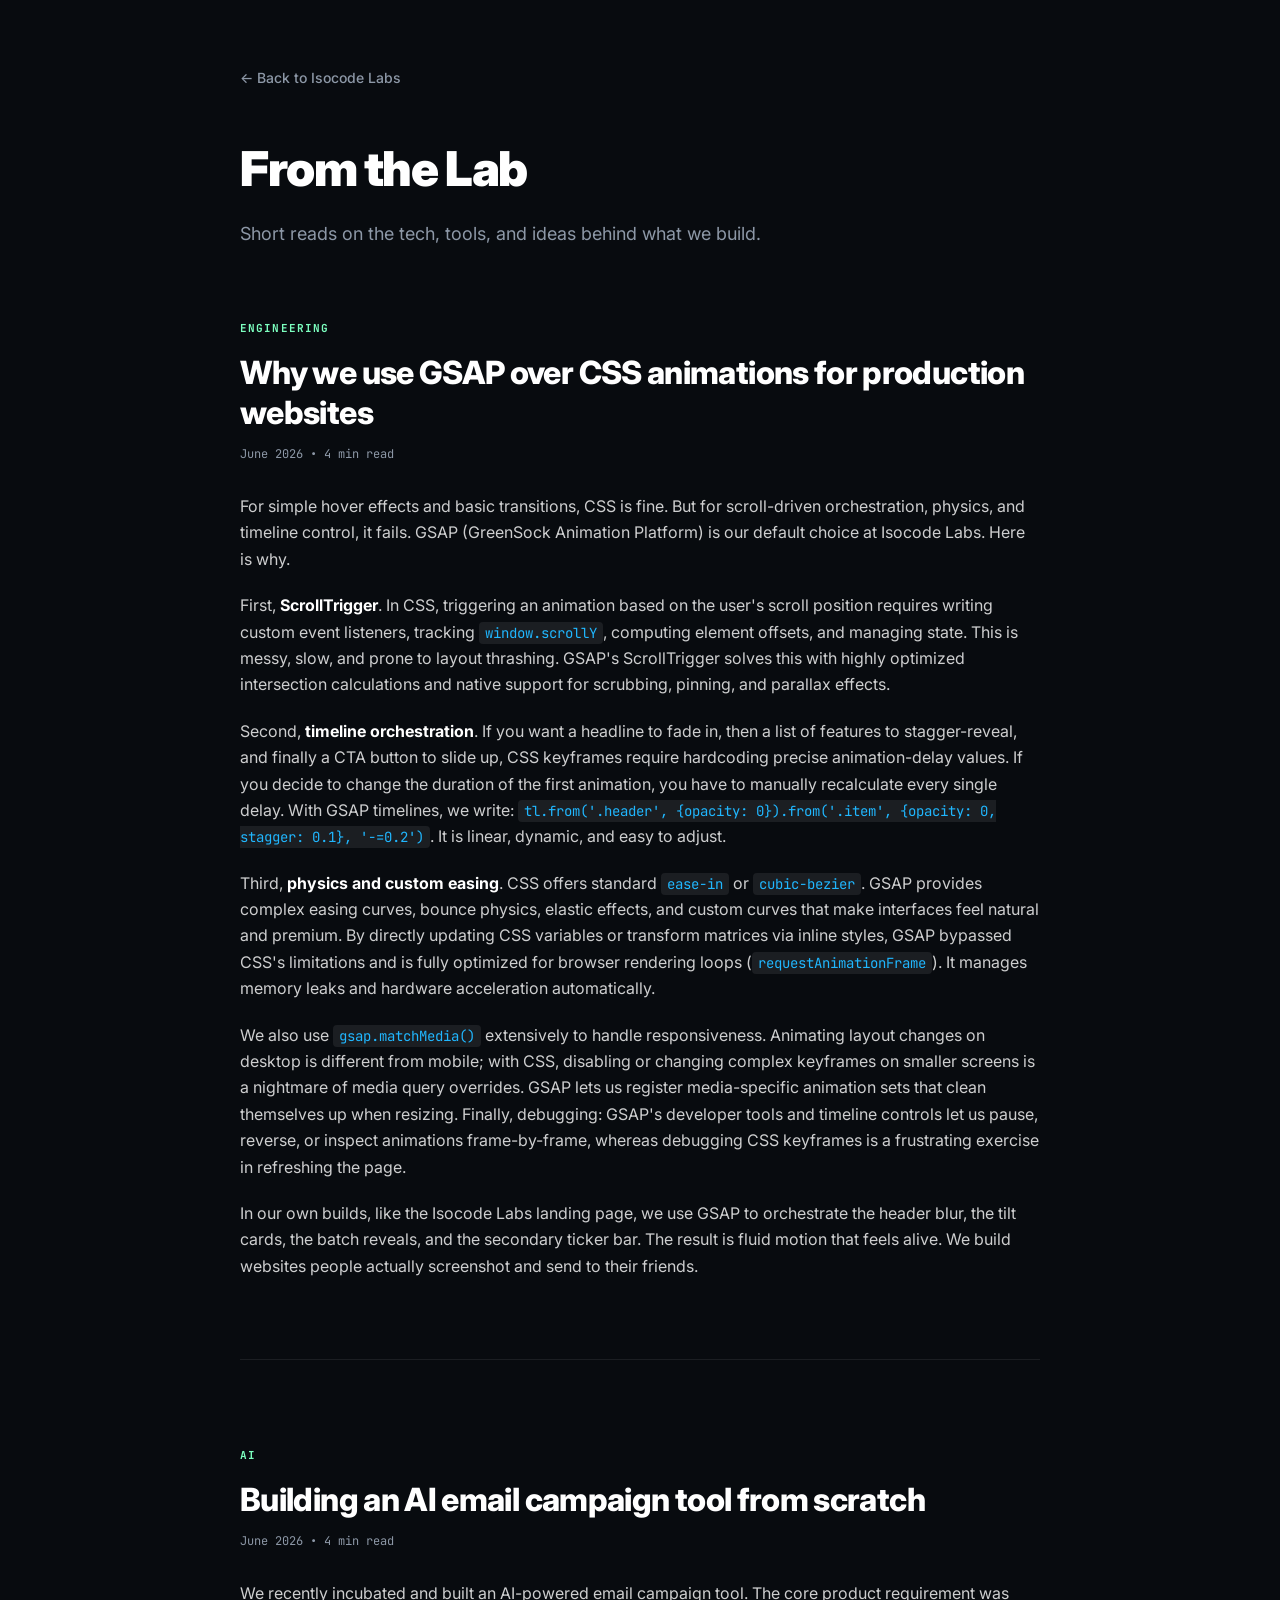
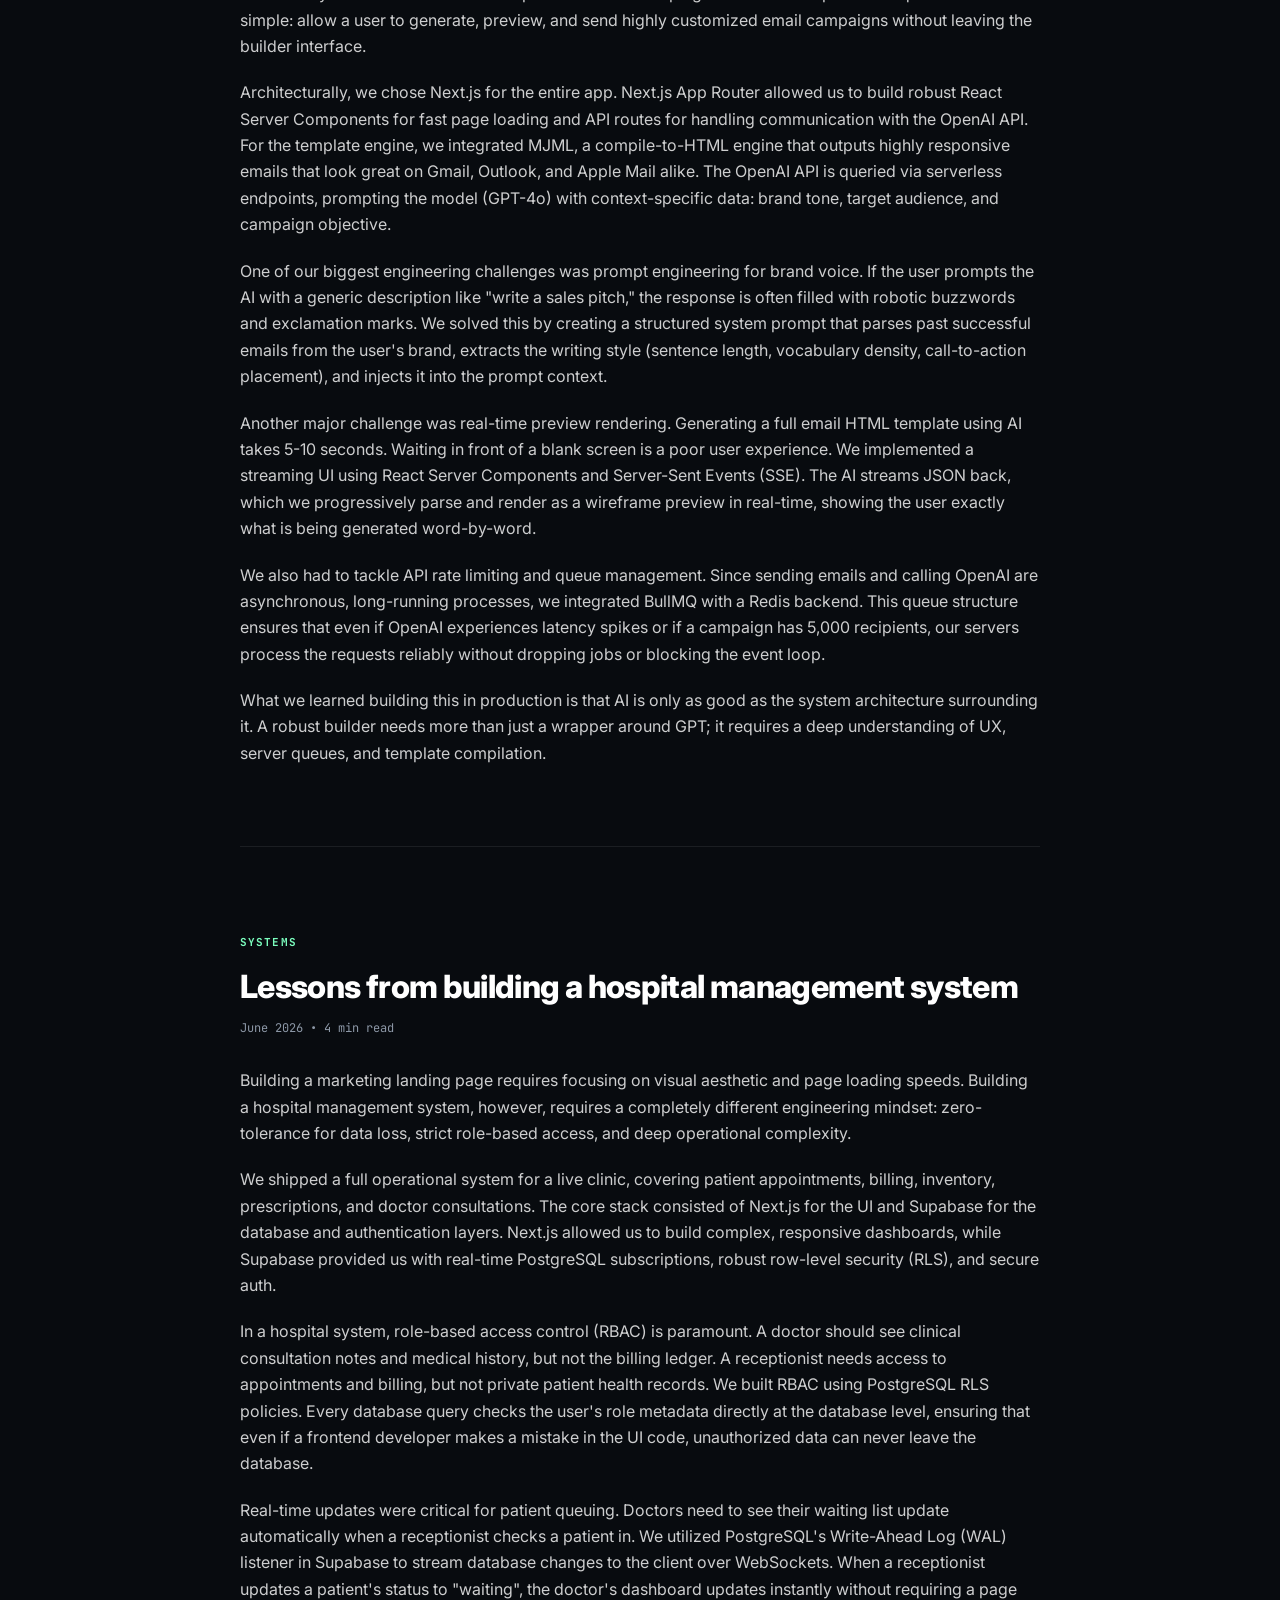
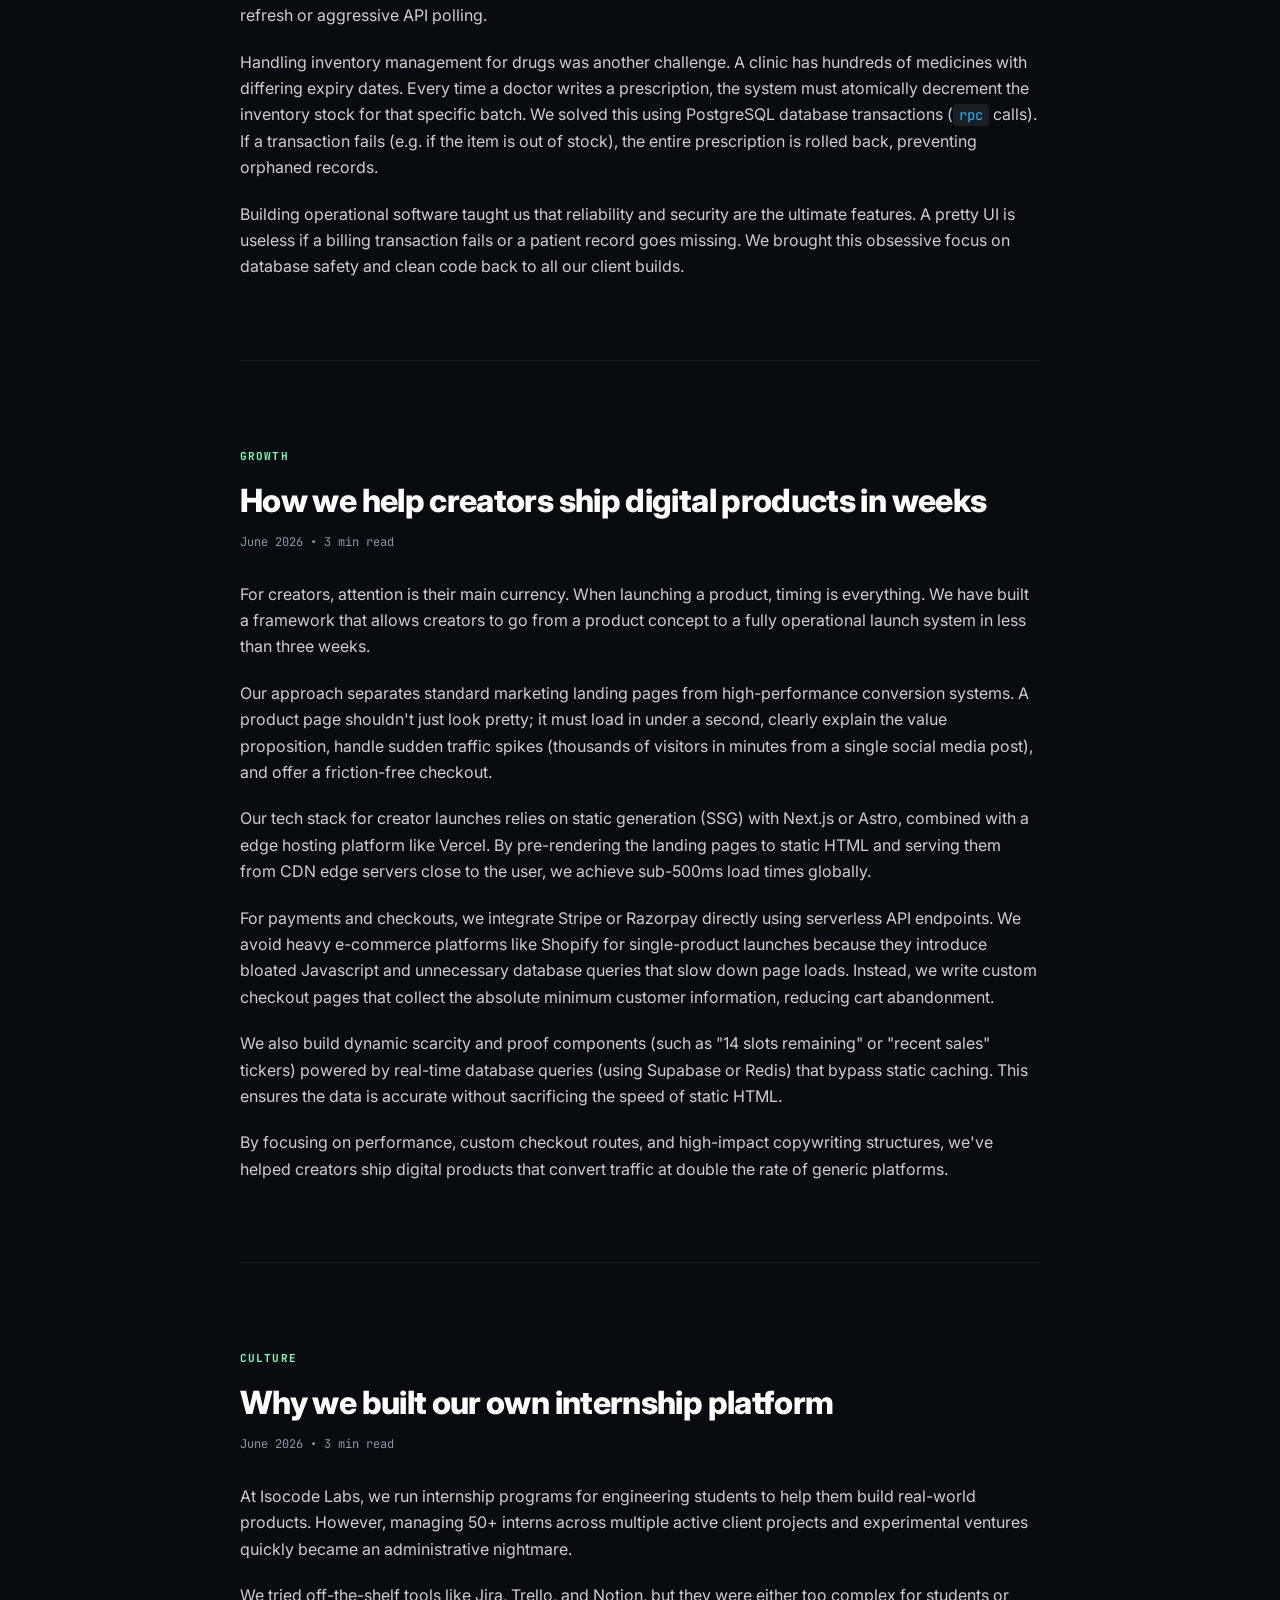
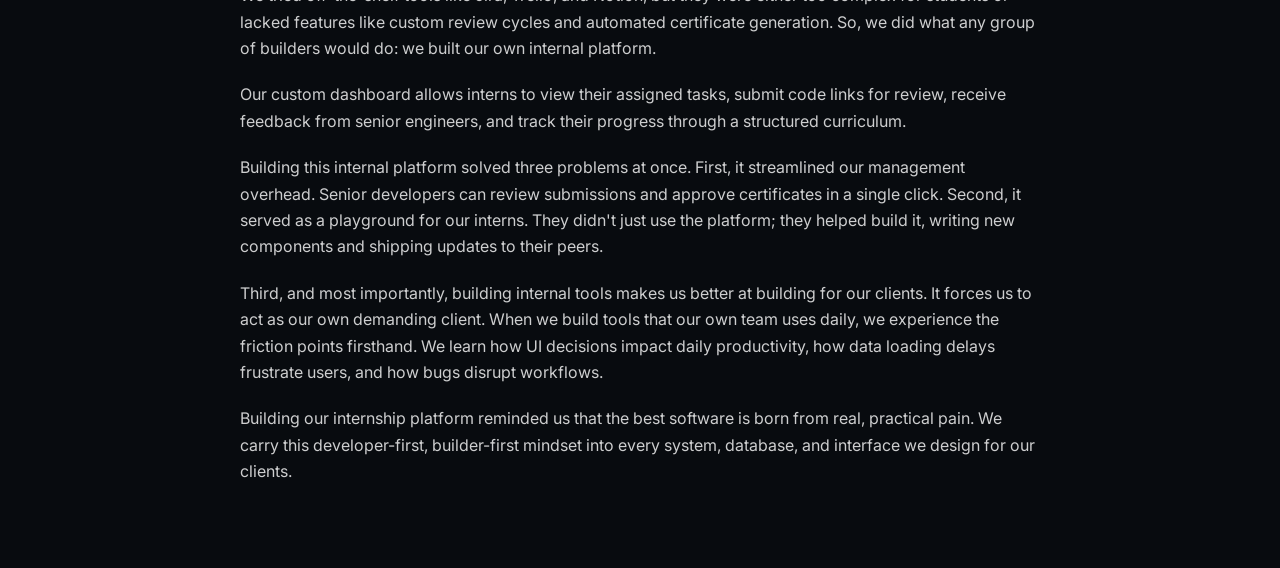
<file: blog.html>
<!DOCTYPE html>
<html lang="en">
<head>
  <meta charset="utf-8">
  <meta name="viewport" content="width=device-width, initial-scale=1">
  <title>From the Lab — Isocode Labs Blog</title>
  <link rel="preconnect" href="https://fonts.googleapis.com">
  <link rel="preconnect" href="https://fonts.gstatic.com" crossorigin>
  <link href="https://fonts.googleapis.com/css2?family=Inter:wght@400;500;600;700;800;900&family=JetBrains+Mono:wght@500;700&display=swap" rel="stylesheet">
  <style>
    :root {
      --ink: #080b0f;
      --graphite: #121820;
      --panel: #18202a;
      --white: #ffffff;
      --muted: #8d98a7;
      --green: #00b976;
      --green-2: #7cffbf;
      --cyan: #20b7ff;
      --radius: 8px;
    }
    * { box-sizing: border-box; }
    body {
      margin: 0;
      background-color: var(--ink);
      color: var(--white);
      font-family: 'Inter', system-ui, -apple-system, sans-serif;
      line-height: 1.65;
      padding: clamp(24px, 5vw, 64px) 20px;
    }
    .container {
      max-width: 800px;
      margin: 0 auto;
    }
    .back-link {
      display: inline-flex;
      align-items: center;
      gap: 8px;
      color: var(--muted);
      text-decoration: none;
      font-size: 14px;
      font-weight: 500;
      margin-bottom: 40px;
      transition: color 0.2s ease;
    }
    .back-link:hover {
      color: var(--green-2);
    }
    h1 {
      font-size: clamp(32px, 5vw, 48px);
      font-weight: 900;
      margin: 0 0 12px;
      letter-spacing: -0.03em;
    }
    .blog-intro {
      color: var(--muted);
      font-size: clamp(16px, 2.5vw, 18px);
      margin: 0 0 64px;
      max-width: 600px;
      line-height: 1.6;
    }
    .post {
      margin-bottom: 80px;
      border-bottom: 1px solid rgba(255, 255, 255, 0.08);
      padding-bottom: 60px;
      scroll-margin-top: 40px;
    }
    .post:last-of-type {
      border-bottom: none;
      padding-bottom: 0;
      margin-bottom: 0;
    }
    .post-tag {
      display: inline-block;
      font-family: 'JetBrains Mono', monospace;
      font-size: 11px;
      font-weight: 700;
      text-transform: uppercase;
      color: var(--green-2);
      margin-bottom: 16px;
      letter-spacing: 0.1em;
    }
    .post h2 {
      font-size: clamp(22px, 3.5vw, 32px);
      font-weight: 800;
      margin: 0 0 12px;
      letter-spacing: -0.02em;
      line-height: 1.25;
    }
    .post h2 a {
      color: var(--white);
      text-decoration: none;
    }
    .post h2 a:hover {
      color: var(--green);
    }
    .post-meta {
      font-family: 'JetBrains Mono', monospace;
      font-size: 12px;
      color: var(--muted);
      margin-bottom: 28px;
    }
    .post p {
      color: rgba(255, 255, 255, 0.8);
      font-size: 16px;
      margin: 0 0 20px;
    }
    .post ul {
      margin: 0 0 24px;
      padding-left: 20px;
    }
    .post li {
      color: rgba(255, 255, 255, 0.8);
      font-size: 16px;
      margin-bottom: 8px;
    }
    .post code {
      font-family: 'JetBrains Mono', monospace;
      background: rgba(255, 255, 255, 0.08);
      padding: 2px 6px;
      border-radius: 4px;
      font-size: 14px;
      color: var(--cyan);
    }
    .post strong {
      color: var(--white);
    }
  </style>
</head>
<body>
  <div class="container">
    <a href="index.html" class="back-link">← Back to Isocode Labs</a>
    <h1>From the Lab</h1>
    <p class="blog-intro">Short reads on the tech, tools, and ideas behind what we build.</p>

    <!-- Post 1 -->
    <article class="post" id="gsap-vs-css">
      <span class="post-tag">Engineering</span>
      <h2>Why we use GSAP over CSS animations for production websites</h2>
      <div class="post-meta">June 2026 &bull; 4 min read</div>
      <p>For simple hover effects and basic transitions, CSS is fine. But for scroll-driven orchestration, physics, and timeline control, it fails. GSAP (GreenSock Animation Platform) is our default choice at Isocode Labs. Here is why.</p>
      <p>First, <strong>ScrollTrigger</strong>. In CSS, triggering an animation based on the user's scroll position requires writing custom event listeners, tracking <code>window.scrollY</code>, computing element offsets, and managing state. This is messy, slow, and prone to layout thrashing. GSAP's ScrollTrigger solves this with highly optimized intersection calculations and native support for scrubbing, pinning, and parallax effects.</p>
      <p>Second, <strong>timeline orchestration</strong>. If you want a headline to fade in, then a list of features to stagger-reveal, and finally a CTA button to slide up, CSS keyframes require hardcoding precise animation-delay values. If you decide to change the duration of the first animation, you have to manually recalculate every single delay. With GSAP timelines, we write:
      <code>tl.from('.header', {opacity: 0}).from('.item', {opacity: 0, stagger: 0.1}, '-=0.2')</code>. It is linear, dynamic, and easy to adjust.</p>
      <p>Third, <strong>physics and custom easing</strong>. CSS offers standard <code>ease-in</code> or <code>cubic-bezier</code>. GSAP provides complex easing curves, bounce physics, elastic effects, and custom curves that make interfaces feel natural and premium. By directly updating CSS variables or transform matrices via inline styles, GSAP bypassed CSS's limitations and is fully optimized for browser rendering loops (<code>requestAnimationFrame</code>). It manages memory leaks and hardware acceleration automatically.</p>
      <p>We also use <code>gsap.matchMedia()</code> extensively to handle responsiveness. Animating layout changes on desktop is different from mobile; with CSS, disabling or changing complex keyframes on smaller screens is a nightmare of media query overrides. GSAP lets us register media-specific animation sets that clean themselves up when resizing. Finally, debugging: GSAP's developer tools and timeline controls let us pause, reverse, or inspect animations frame-by-frame, whereas debugging CSS keyframes is a frustrating exercise in refreshing the page.</p>
      <p>In our own builds, like the Isocode Labs landing page, we use GSAP to orchestrate the header blur, the tilt cards, the batch reveals, and the secondary ticker bar. The result is fluid motion that feels alive. We build websites people actually screenshot and send to their friends.</p>
    </article>

    <!-- Post 2 -->
    <article class="post" id="ai-campaign-tool">
      <span class="post-tag">AI</span>
      <h2>Building an AI email campaign tool from scratch</h2>
      <div class="post-meta">June 2026 &bull; 4 min read</div>
      <p>We recently incubated and built an AI-powered email campaign tool. The core product requirement was simple: allow a user to generate, preview, and send highly customized email campaigns without leaving the builder interface.</p>
      <p>Architecturally, we chose Next.js for the entire app. Next.js App Router allowed us to build robust React Server Components for fast page loading and API routes for handling communication with the OpenAI API. For the template engine, we integrated MJML, a compile-to-HTML engine that outputs highly responsive emails that look great on Gmail, Outlook, and Apple Mail alike. The OpenAI API is queried via serverless endpoints, prompting the model (GPT-4o) with context-specific data: brand tone, target audience, and campaign objective.</p>
      <p>One of our biggest engineering challenges was prompt engineering for brand voice. If the user prompts the AI with a generic description like "write a sales pitch," the response is often filled with robotic buzzwords and exclamation marks. We solved this by creating a structured system prompt that parses past successful emails from the user's brand, extracts the writing style (sentence length, vocabulary density, call-to-action placement), and injects it into the prompt context.</p>
      <p>Another major challenge was real-time preview rendering. Generating a full email HTML template using AI takes 5-10 seconds. Waiting in front of a blank screen is a poor user experience. We implemented a streaming UI using React Server Components and Server-Sent Events (SSE). The AI streams JSON back, which we progressively parse and render as a wireframe preview in real-time, showing the user exactly what is being generated word-by-word.</p>
      <p>We also had to tackle API rate limiting and queue management. Since sending emails and calling OpenAI are asynchronous, long-running processes, we integrated BullMQ with a Redis backend. This queue structure ensures that even if OpenAI experiences latency spikes or if a campaign has 5,000 recipients, our servers process the requests reliably without dropping jobs or blocking the event loop.</p>
      <p>What we learned building this in production is that AI is only as good as the system architecture surrounding it. A robust builder needs more than just a wrapper around GPT; it requires a deep understanding of UX, server queues, and template compilation.</p>
    </article>

    <!-- Post 3 -->
    <article class="post" id="hospital-system">
      <span class="post-tag">Systems</span>
      <h2>Lessons from building a hospital management system</h2>
      <div class="post-meta">June 2026 &bull; 4 min read</div>
      <p>Building a marketing landing page requires focusing on visual aesthetic and page loading speeds. Building a hospital management system, however, requires a completely different engineering mindset: zero-tolerance for data loss, strict role-based access, and deep operational complexity.</p>
      <p>We shipped a full operational system for a live clinic, covering patient appointments, billing, inventory, prescriptions, and doctor consultations. The core stack consisted of Next.js for the UI and Supabase for the database and authentication layers. Next.js allowed us to build complex, responsive dashboards, while Supabase provided us with real-time PostgreSQL subscriptions, robust row-level security (RLS), and secure auth.</p>
      <p>In a hospital system, role-based access control (RBAC) is paramount. A doctor should see clinical consultation notes and medical history, but not the billing ledger. A receptionist needs access to appointments and billing, but not private patient health records. We built RBAC using PostgreSQL RLS policies. Every database query checks the user's role metadata directly at the database level, ensuring that even if a frontend developer makes a mistake in the UI code, unauthorized data can never leave the database.</p>
      <p>Real-time updates were critical for patient queuing. Doctors need to see their waiting list update automatically when a receptionist checks a patient in. We utilized PostgreSQL's Write-Ahead Log (WAL) listener in Supabase to stream database changes to the client over WebSockets. When a receptionist updates a patient's status to "waiting", the doctor's dashboard updates instantly without requiring a page refresh or aggressive API polling.</p>
      <p>Handling inventory management for drugs was another challenge. A clinic has hundreds of medicines with differing expiry dates. Every time a doctor writes a prescription, the system must atomically decrement the inventory stock for that specific batch. We solved this using PostgreSQL database transactions (<code>rpc</code> calls). If a transaction fails (e.g. if the item is out of stock), the entire prescription is rolled back, preventing orphaned records.</p>
      <p>Building operational software taught us that reliability and security are the ultimate features. A pretty UI is useless if a billing transaction fails or a patient record goes missing. We brought this obsessive focus on database safety and clean code back to all our client builds.</p>
    </article>

    <!-- Post 4 -->
    <article class="post" id="creator-launches">
      <span class="post-tag">Growth</span>
      <h2>How we help creators ship digital products in weeks</h2>
      <div class="post-meta">June 2026 &bull; 3 min read</div>
      <p>For creators, attention is their main currency. When launching a product, timing is everything. We have built a framework that allows creators to go from a product concept to a fully operational launch system in less than three weeks.</p>
      <p>Our approach separates standard marketing landing pages from high-performance conversion systems. A product page shouldn't just look pretty; it must load in under a second, clearly explain the value proposition, handle sudden traffic spikes (thousands of visitors in minutes from a single social media post), and offer a friction-free checkout.</p>
      <p>Our tech stack for creator launches relies on static generation (SSG) with Next.js or Astro, combined with a edge hosting platform like Vercel. By pre-rendering the landing pages to static HTML and serving them from CDN edge servers close to the user, we achieve sub-500ms load times globally.</p>
      <p>For payments and checkouts, we integrate Stripe or Razorpay directly using serverless API endpoints. We avoid heavy e-commerce platforms like Shopify for single-product launches because they introduce bloated Javascript and unnecessary database queries that slow down page loads. Instead, we write custom checkout pages that collect the absolute minimum customer information, reducing cart abandonment.</p>
      <p>We also build dynamic scarcity and proof components (such as "14 slots remaining" or "recent sales" tickers) powered by real-time database queries (using Supabase or Redis) that bypass static caching. This ensures the data is accurate without sacrificing the speed of static HTML.</p>
      <p>By focusing on performance, custom checkout routes, and high-impact copywriting structures, we've helped creators ship digital products that convert traffic at double the rate of generic platforms.</p>
    </article>

    <!-- Post 5 -->
    <article class="post" id="internship-platform">
      <span class="post-tag">Culture</span>
      <h2>Why we built our own internship platform</h2>
      <div class="post-meta">June 2026 &bull; 3 min read</div>
      <p>At Isocode Labs, we run internship programs for engineering students to help them build real-world products. However, managing 50+ interns across multiple active client projects and experimental ventures quickly became an administrative nightmare.</p>
      <p>We tried off-the-shelf tools like Jira, Trello, and Notion, but they were either too complex for students or lacked features like custom review cycles and automated certificate generation. So, we did what any group of builders would do: we built our own internal platform.</p>
      <p>Our custom dashboard allows interns to view their assigned tasks, submit code links for review, receive feedback from senior engineers, and track their progress through a structured curriculum.</p>
      <p>Building this internal platform solved three problems at once. First, it streamlined our management overhead. Senior developers can review submissions and approve certificates in a single click. Second, it served as a playground for our interns. They didn't just use the platform; they helped build it, writing new components and shipping updates to their peers.</p>
      <p>Third, and most importantly, building internal tools makes us better at building for our clients. It forces us to act as our own demanding client. When we build tools that our own team uses daily, we experience the friction points firsthand. We learn how UI decisions impact daily productivity, how data loading delays frustrate users, and how bugs disrupt workflows.</p>
      <p>Building our internship platform reminded us that the best software is born from real, practical pain. We carry this developer-first, builder-first mindset into every system, database, and interface we design for our clients.</p>
    </article>
  </div>
</body>
</html>
</file>
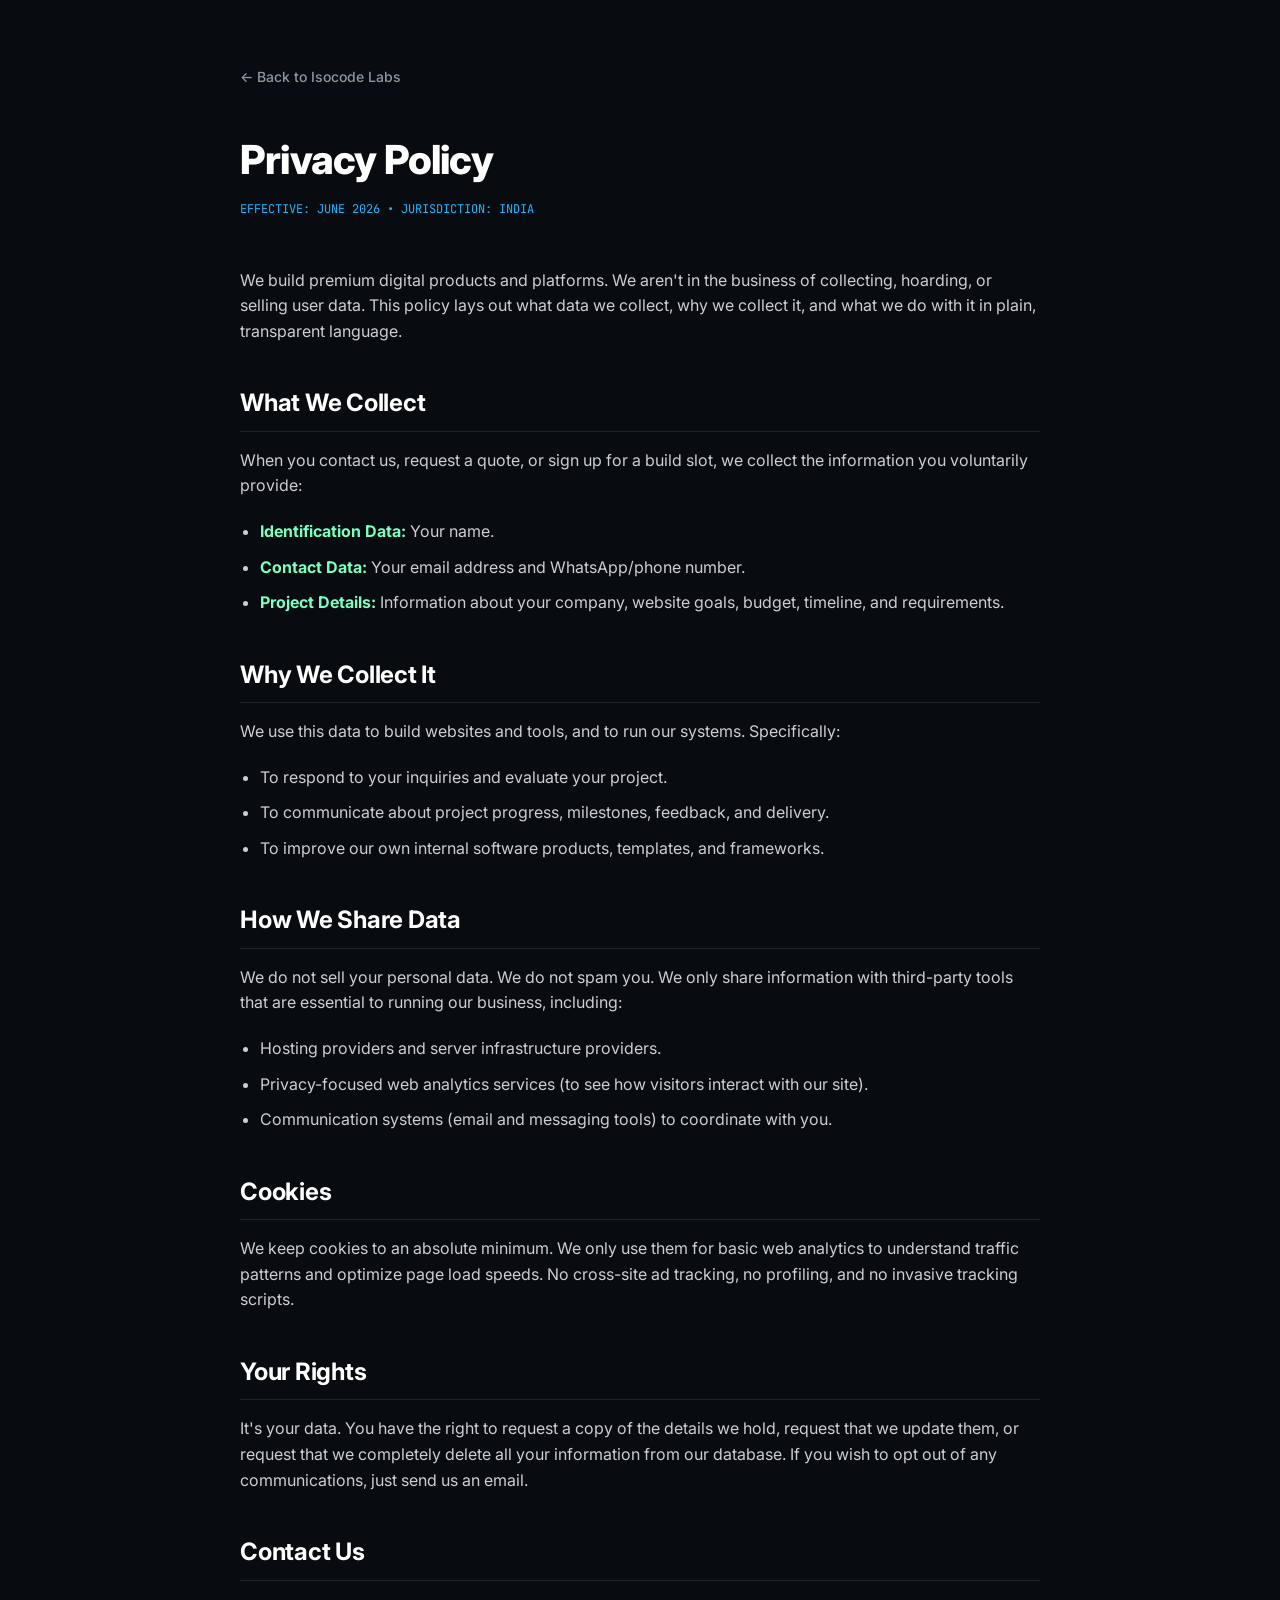
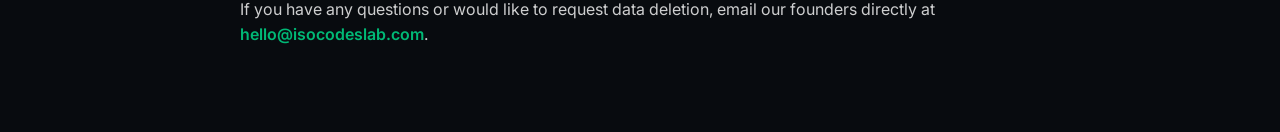
<file: privacy-policy.html>
<!DOCTYPE html>
<html lang="en">
<head>
  <meta charset="utf-8">
  <meta name="viewport" content="width=device-width, initial-scale=1">
  <title>Privacy Policy | Isocode Labs</title>
  <link rel="preconnect" href="https://fonts.googleapis.com">
  <link rel="preconnect" href="https://fonts.gstatic.com" crossorigin>
  <link href="https://fonts.googleapis.com/css2?family=Inter:wght@400;500;600;700;800&family=JetBrains+Mono:wght@500;700&display=swap" rel="stylesheet">
  <style>
    :root {
      --ink: #080b0f;
      --graphite: #121820;
      --panel: #18202a;
      --white: #ffffff;
      --muted: #8d98a7;
      --green: #00b976;
      --green-2: #7cffbf;
      --cyan: #20b7ff;
      --radius: 8px;
    }
    * { box-sizing: border-box; }
    body {
      margin: 0;
      background-color: var(--ink);
      color: var(--white);
      font-family: 'Inter', system-ui, -apple-system, sans-serif;
      line-height: 1.6;
      padding: clamp(24px, 5vw, 64px) 20px;
    }
    .container {
      max-width: 800px;
      margin: 0 auto;
    }
    .back-link {
      display: inline-flex;
      align-items: center;
      gap: 8px;
      color: var(--muted);
      text-decoration: none;
      font-size: 14px;
      font-weight: 500;
      margin-bottom: 40px;
      transition: color 0.2s ease;
    }
    .back-link:hover {
      color: var(--green-2);
    }
    h1 {
      font-size: clamp(28px, 4vw, 40px);
      font-weight: 800;
      margin: 0 0 8px;
      letter-spacing: -0.02em;
    }
    .meta {
      font-family: 'JetBrains Mono', monospace;
      font-size: 12px;
      color: var(--cyan);
      margin-bottom: 48px;
      text-transform: uppercase;
    }
    h2 {
      font-size: clamp(20px, 3vw, 24px);
      font-weight: 700;
      margin: 40px 0 16px;
      letter-spacing: -0.01em;
      border-bottom: 1px solid rgba(255, 255, 255, 0.1);
      padding-bottom: 8px;
    }
    p {
      color: rgba(255, 255, 255, 0.8);
      font-size: 16px;
      margin: 0 0 20px;
    }
    ul {
      margin: 0 0 24px;
      padding-left: 20px;
    }
    li {
      color: rgba(255, 255, 255, 0.8);
      font-size: 16px;
      margin-bottom: 10px;
    }
    .highlight {
      color: var(--green-2);
    }
    a.contact-link {
      color: var(--green);
      text-decoration: none;
      font-weight: 600;
    }
    a.contact-link:hover {
      text-decoration: underline;
    }
  </style>
</head>
<body>
  <div class="container">
    <a href="index.html" class="back-link">← Back to Isocode Labs</a>
    <h1>Privacy Policy</h1>
    <div class="meta">Effective: June 2026 &bull; Jurisdiction: India</div>
    
    <p>We build premium digital products and platforms. We aren't in the business of collecting, hoarding, or selling user data. This policy lays out what data we collect, why we collect it, and what we do with it in plain, transparent language.</p>

    <h2>What We Collect</h2>
    <p>When you contact us, request a quote, or sign up for a build slot, we collect the information you voluntarily provide:</p>
    <ul>
      <li><strong class="highlight">Identification Data:</strong> Your name.</li>
      <li><strong class="highlight">Contact Data:</strong> Your email address and WhatsApp/phone number.</li>
      <li><strong class="highlight">Project Details:</strong> Information about your company, website goals, budget, timeline, and requirements.</li>
    </ul>

    <h2>Why We Collect It</h2>
    <p>We use this data to build websites and tools, and to run our systems. Specifically:</p>
    <ul>
      <li>To respond to your inquiries and evaluate your project.</li>
      <li>To communicate about project progress, milestones, feedback, and delivery.</li>
      <li>To improve our own internal software products, templates, and frameworks.</li>
    </ul>

    <h2>How We Share Data</h2>
    <p>We do not sell your personal data. We do not spam you. We only share information with third-party tools that are essential to running our business, including:</p>
    <ul>
      <li>Hosting providers and server infrastructure providers.</li>
      <li>Privacy-focused web analytics services (to see how visitors interact with our site).</li>
      <li>Communication systems (email and messaging tools) to coordinate with you.</li>
    </ul>

    <h2>Cookies</h2>
    <p>We keep cookies to an absolute minimum. We only use them for basic web analytics to understand traffic patterns and optimize page load speeds. No cross-site ad tracking, no profiling, and no invasive tracking scripts.</p>

    <h2>Your Rights</h2>
    <p>It's your data. You have the right to request a copy of the details we hold, request that we update them, or request that we completely delete all your information from our database. If you wish to opt out of any communications, just send us an email.</p>

    <h2>Contact Us</h2>
    <p>If you have any questions or would like to request data deletion, email our founders directly at <a href="mailto:hello@isocodeslab.com" class="contact-link">hello@isocodeslab.com</a>.</p>
  </div>
</body>
</html>
</file>
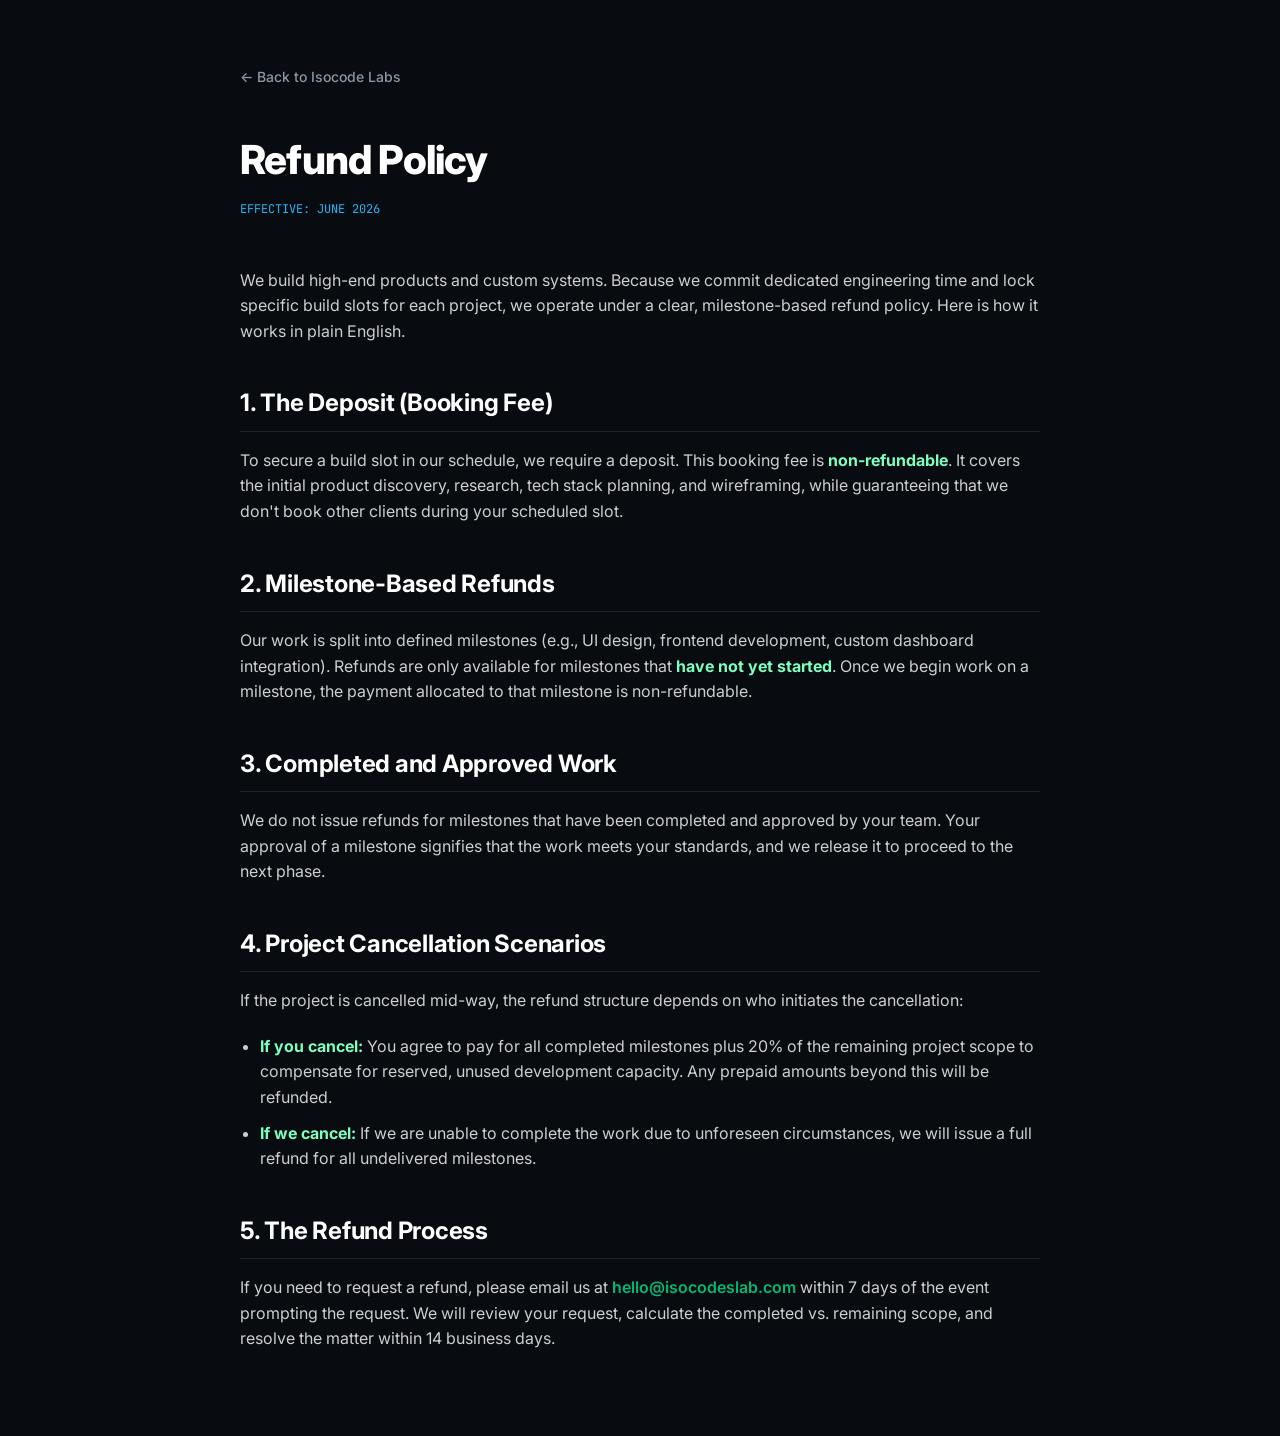
<file: refund-policy.html>
<!DOCTYPE html>
<html lang="en">
<head>
  <meta charset="utf-8">
  <meta name="viewport" content="width=device-width, initial-scale=1">
  <title>Refund Policy | Isocode Labs</title>
  <link rel="preconnect" href="https://fonts.googleapis.com">
  <link rel="preconnect" href="https://fonts.gstatic.com" crossorigin>
  <link href="https://fonts.googleapis.com/css2?family=Inter:wght@400;500;600;700;800&family=JetBrains+Mono:wght@500;700&display=swap" rel="stylesheet">
  <style>
    :root {
      --ink: #080b0f;
      --graphite: #121820;
      --panel: #18202a;
      --white: #ffffff;
      --muted: #8d98a7;
      --green: #00b976;
      --green-2: #7cffbf;
      --cyan: #20b7ff;
      --radius: 8px;
    }
    * { box-sizing: border-box; }
    body {
      margin: 0;
      background-color: var(--ink);
      color: var(--white);
      font-family: 'Inter', system-ui, -apple-system, sans-serif;
      line-height: 1.6;
      padding: clamp(24px, 5vw, 64px) 20px;
    }
    .container {
      max-width: 800px;
      margin: 0 auto;
    }
    .back-link {
      display: inline-flex;
      align-items: center;
      gap: 8px;
      color: var(--muted);
      text-decoration: none;
      font-size: 14px;
      font-weight: 500;
      margin-bottom: 40px;
      transition: color 0.2s ease;
    }
    .back-link:hover {
      color: var(--green-2);
    }
    h1 {
      font-size: clamp(28px, 4vw, 40px);
      font-weight: 800;
      margin: 0 0 8px;
      letter-spacing: -0.02em;
    }
    .meta {
      font-family: 'JetBrains Mono', monospace;
      font-size: 12px;
      color: var(--cyan);
      margin-bottom: 48px;
      text-transform: uppercase;
    }
    h2 {
      font-size: clamp(20px, 3vw, 24px);
      font-weight: 700;
      margin: 40px 0 16px;
      letter-spacing: -0.01em;
      border-bottom: 1px solid rgba(255, 255, 255, 0.1);
      padding-bottom: 8px;
    }
    p {
      color: rgba(255, 255, 255, 0.8);
      font-size: 16px;
      margin: 0 0 20px;
    }
    ul {
      margin: 0 0 24px;
      padding-left: 20px;
    }
    li {
      color: rgba(255, 255, 255, 0.8);
      font-size: 16px;
      margin-bottom: 10px;
    }
    .highlight {
      color: var(--green-2);
    }
    a.contact-link {
      color: var(--green);
      text-decoration: none;
      font-weight: 600;
    }
    a.contact-link:hover {
      text-decoration: underline;
    }
  </style>
</head>
<body>
  <div class="container">
    <a href="index.html" class="back-link">← Back to Isocode Labs</a>
    <h1>Refund Policy</h1>
    <div class="meta">Effective: June 2026</div>

    <p>We build high-end products and custom systems. Because we commit dedicated engineering time and lock specific build slots for each project, we operate under a clear, milestone-based refund policy. Here is how it works in plain English.</p>

    <h2>1. The Deposit (Booking Fee)</h2>
    <p>To secure a build slot in our schedule, we require a deposit. This booking fee is <strong class="highlight">non-refundable</strong>. It covers the initial product discovery, research, tech stack planning, and wireframing, while guaranteeing that we don't book other clients during your scheduled slot.</p>

    <h2>2. Milestone-Based Refunds</h2>
    <p>Our work is split into defined milestones (e.g., UI design, frontend development, custom dashboard integration). Refunds are only available for milestones that <strong class="highlight">have not yet started</strong>. Once we begin work on a milestone, the payment allocated to that milestone is non-refundable.</p>

    <h2>3. Completed and Approved Work</h2>
    <p>We do not issue refunds for milestones that have been completed and approved by your team. Your approval of a milestone signifies that the work meets your standards, and we release it to proceed to the next phase.</p>

    <h2>4. Project Cancellation Scenarios</h2>
    <p>If the project is cancelled mid-way, the refund structure depends on who initiates the cancellation:</p>
    <ul>
      <li><strong class="highlight">If you cancel:</strong> You agree to pay for all completed milestones plus 20% of the remaining project scope to compensate for reserved, unused development capacity. Any prepaid amounts beyond this will be refunded.</li>
      <li><strong class="highlight">If we cancel:</strong> If we are unable to complete the work due to unforeseen circumstances, we will issue a full refund for all undelivered milestones.</li>
    </ul>

    <h2>5. The Refund Process</h2>
    <p>If you need to request a refund, please email us at <a href="mailto:hello@isocodeslab.com" class="contact-link">hello@isocodeslab.com</a> within 7 days of the event prompting the request. We will review your request, calculate the completed vs. remaining scope, and resolve the matter within 14 business days.</p>
  </div>
</body>
</html>
</file>
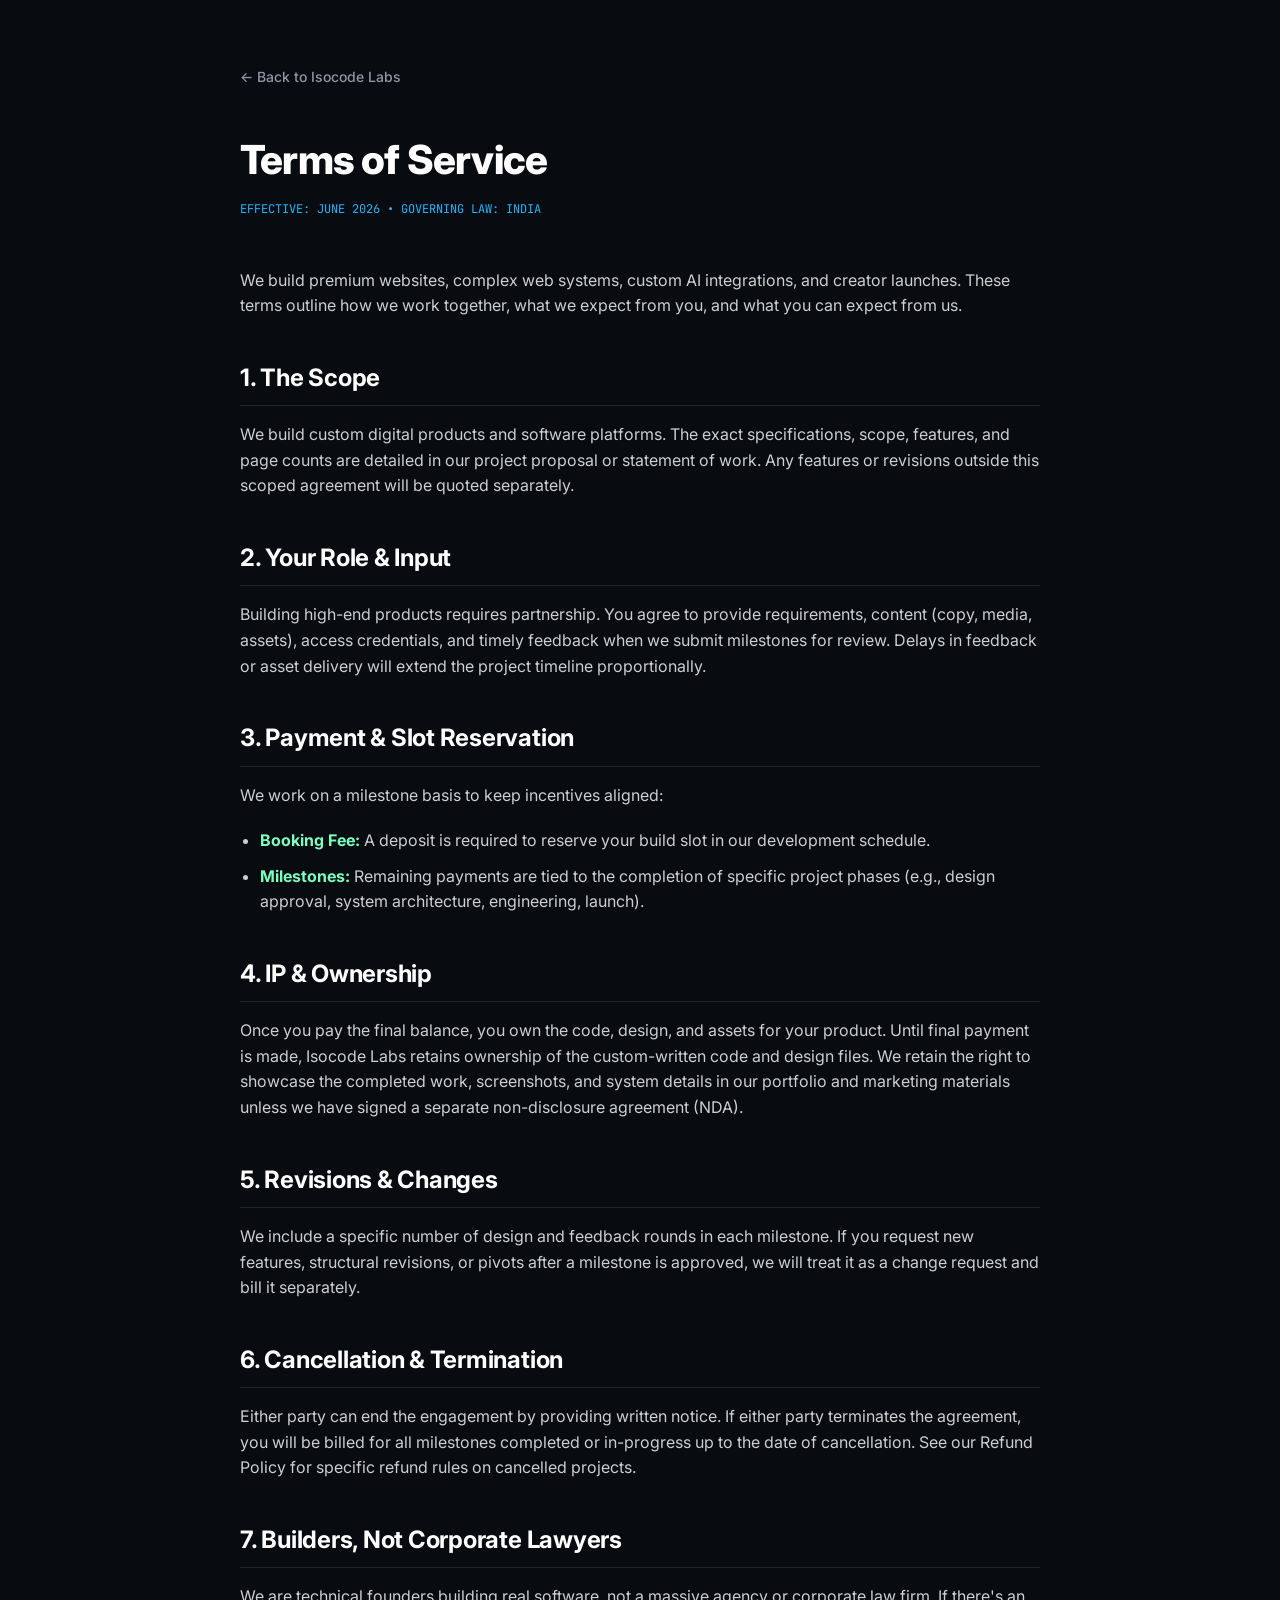
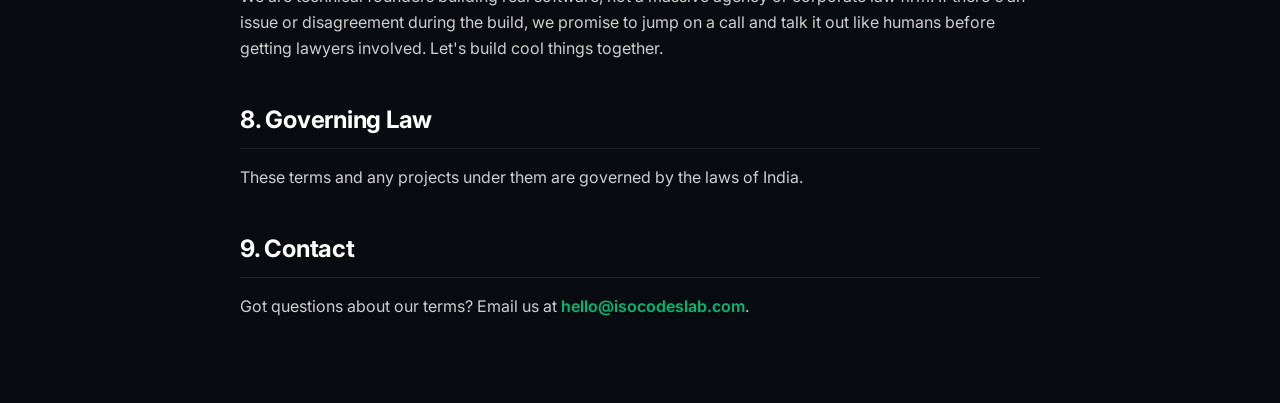
<file: terms-of-service.html>
<!DOCTYPE html>
<html lang="en">
<head>
  <meta charset="utf-8">
  <meta name="viewport" content="width=device-width, initial-scale=1">
  <title>Terms of Service | Isocode Labs</title>
  <link rel="preconnect" href="https://fonts.googleapis.com">
  <link rel="preconnect" href="https://fonts.gstatic.com" crossorigin>
  <link href="https://fonts.googleapis.com/css2?family=Inter:wght@400;500;600;700;800&family=JetBrains+Mono:wght@500;700&display=swap" rel="stylesheet">
  <style>
    :root {
      --ink: #080b0f;
      --graphite: #121820;
      --panel: #18202a;
      --white: #ffffff;
      --muted: #8d98a7;
      --green: #00b976;
      --green-2: #7cffbf;
      --cyan: #20b7ff;
      --radius: 8px;
    }
    * { box-sizing: border-box; }
    body {
      margin: 0;
      background-color: var(--ink);
      color: var(--white);
      font-family: 'Inter', system-ui, -apple-system, sans-serif;
      line-height: 1.6;
      padding: clamp(24px, 5vw, 64px) 20px;
    }
    .container {
      max-width: 800px;
      margin: 0 auto;
    }
    .back-link {
      display: inline-flex;
      align-items: center;
      gap: 8px;
      color: var(--muted);
      text-decoration: none;
      font-size: 14px;
      font-weight: 500;
      margin-bottom: 40px;
      transition: color 0.2s ease;
    }
    .back-link:hover {
      color: var(--green-2);
    }
    h1 {
      font-size: clamp(28px, 4vw, 40px);
      font-weight: 800;
      margin: 0 0 8px;
      letter-spacing: -0.02em;
    }
    .meta {
      font-family: 'JetBrains Mono', monospace;
      font-size: 12px;
      color: var(--cyan);
      margin-bottom: 48px;
      text-transform: uppercase;
    }
    h2 {
      font-size: clamp(20px, 3vw, 24px);
      font-weight: 700;
      margin: 40px 0 16px;
      letter-spacing: -0.01em;
      border-bottom: 1px solid rgba(255, 255, 255, 0.1);
      padding-bottom: 8px;
    }
    p {
      color: rgba(255, 255, 255, 0.8);
      font-size: 16px;
      margin: 0 0 20px;
    }
    ul {
      margin: 0 0 24px;
      padding-left: 20px;
    }
    li {
      color: rgba(255, 255, 255, 0.8);
      font-size: 16px;
      margin-bottom: 10px;
    }
    .highlight {
      color: var(--green-2);
    }
    a.contact-link {
      color: var(--green);
      text-decoration: none;
      font-weight: 600;
    }
    a.contact-link:hover {
      text-decoration: underline;
    }
  </style>
</head>
<body>
  <div class="container">
    <a href="index.html" class="back-link">← Back to Isocode Labs</a>
    <h1>Terms of Service</h1>
    <div class="meta">Effective: June 2026 &bull; Governing Law: India</div>

    <p>We build premium websites, complex web systems, custom AI integrations, and creator launches. These terms outline how we work together, what we expect from you, and what you can expect from us.</p>

    <h2>1. The Scope</h2>
    <p>We build custom digital products and software platforms. The exact specifications, scope, features, and page counts are detailed in our project proposal or statement of work. Any features or revisions outside this scoped agreement will be quoted separately.</p>

    <h2>2. Your Role & Input</h2>
    <p>Building high-end products requires partnership. You agree to provide requirements, content (copy, media, assets), access credentials, and timely feedback when we submit milestones for review. Delays in feedback or asset delivery will extend the project timeline proportionally.</p>

    <h2>3. Payment & Slot Reservation</h2>
    <p>We work on a milestone basis to keep incentives aligned:</p>
    <ul>
      <li><strong class="highlight">Booking Fee:</strong> A deposit is required to reserve your build slot in our development schedule.</li>
      <li><strong class="highlight">Milestones:</strong> Remaining payments are tied to the completion of specific project phases (e.g., design approval, system architecture, engineering, launch).</li>
    </ul>

    <h2>4. IP & Ownership</h2>
    <p>Once you pay the final balance, you own the code, design, and assets for your product. Until final payment is made, Isocode Labs retains ownership of the custom-written code and design files. We retain the right to showcase the completed work, screenshots, and system details in our portfolio and marketing materials unless we have signed a separate non-disclosure agreement (NDA).</p>

    <h2>5. Revisions & Changes</h2>
    <p>We include a specific number of design and feedback rounds in each milestone. If you request new features, structural revisions, or pivots after a milestone is approved, we will treat it as a change request and bill it separately.</p>

    <h2>6. Cancellation & Termination</h2>
    <p>Either party can end the engagement by providing written notice. If either party terminates the agreement, you will be billed for all milestones completed or in-progress up to the date of cancellation. See our Refund Policy for specific refund rules on cancelled projects.</p>

    <h2>7. Builders, Not Corporate Lawyers</h2>
    <p>We are technical founders building real software, not a massive agency or corporate law firm. If there's an issue or disagreement during the build, we promise to jump on a call and talk it out like humans before getting lawyers involved. Let's build cool things together.</p>

    <h2>8. Governing Law</h2>
    <p>These terms and any projects under them are governed by the laws of India.</p>

    <h2>9. Contact</h2>
    <p>Got questions about our terms? Email us at <a href="mailto:hello@isocodeslab.com" class="contact-link">hello@isocodeslab.com</a>.</p>
  </div>
</body>
</html>
</file>
